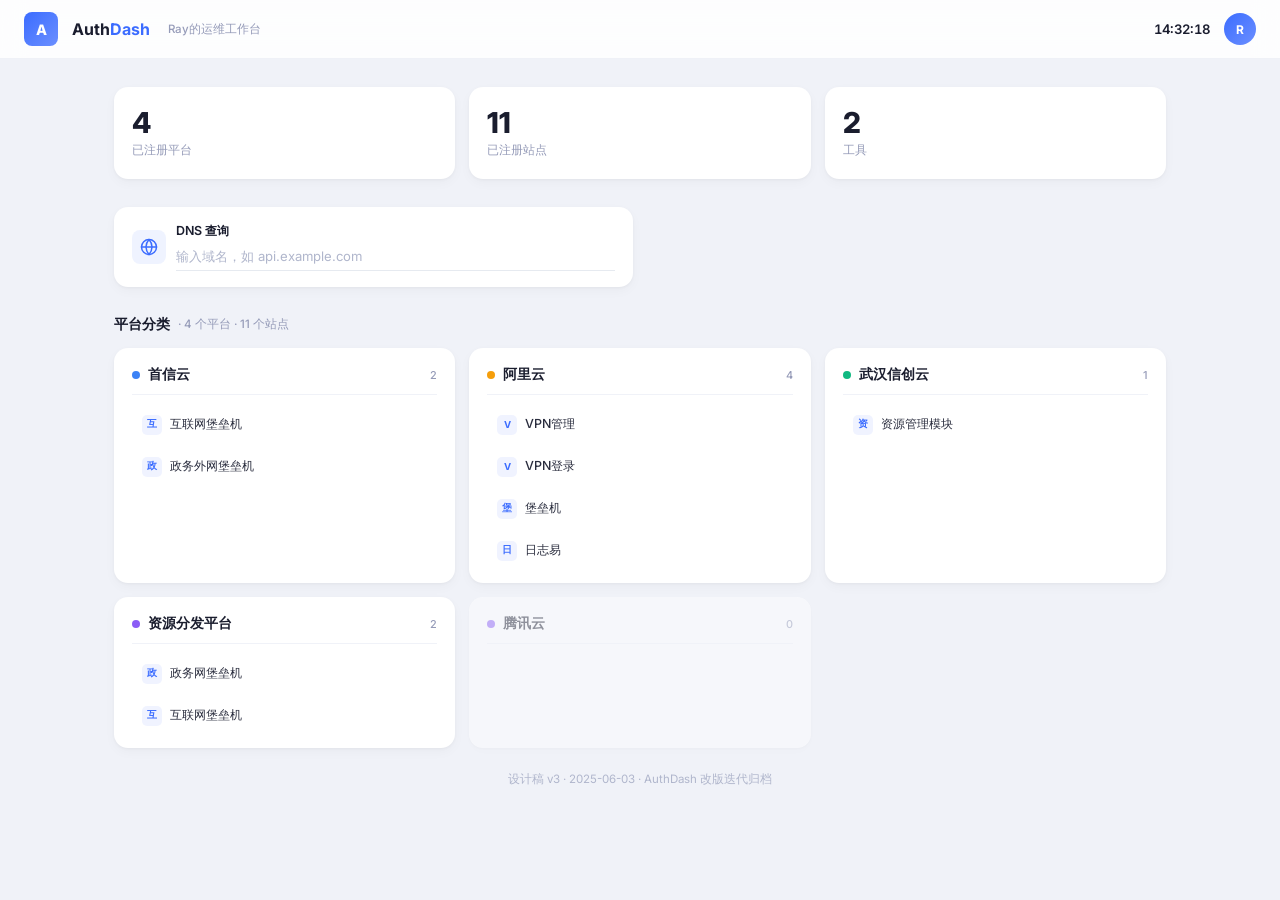
<file: design-mockup.html>
<!DOCTYPE html>
<html lang="zh-CN">
<head>
<meta charset="UTF-8">
<meta name="viewport" content="width=device-width, initial-scale=1.0">
<title>AuthDash · 设计稿 (归档)</title>
<link rel="preconnect" href="https://fonts.googleapis.com">
<link href="https://fonts.googleapis.com/css2?family=Inter:wght@400;500;600;700;800&display=swap" rel="stylesheet">
<style>
* { margin: 0; padding: 0; box-sizing: border-box; }
body {
  font-family: 'Inter', system-ui, sans-serif;
  background: #f0f2f8;
  color: #1a1d2e;
  padding: 0;
  font-size: 18px;
}
.container { max-width: 1100px; margin: 0 auto; padding: 32px 20px; }

/* ── Topbar ── */
.topbar {
  display: flex; align-items: center; justify-content: space-between;
  padding: 12px 24px;
  background: rgba(255,255,255,0.85);
  backdrop-filter: blur(12px);
  -webkit-backdrop-filter: blur(12px);
  border-bottom: 1px solid rgba(226,230,240,0.5);
}
.topbar-left { display: flex; align-items: center; gap: 14px; }
.logo {
  width: 34px; height: 34px;
  background: linear-gradient(135deg, #3b6cff, #6b8fff);
  border-radius: 8px;
  display: flex; align-items: center; justify-content: center;
  color: #fff; font-weight: 800; font-size: 0.9rem;
}
.topbar-title { font-size: 1rem; font-weight: 700; }
.topbar-title span { color: #3b6cff; }
.topbar-sub {
  font-size: 0.72rem; color: #959bb8;
  margin-left: 4px; font-weight: 500;
}
.topbar-right { display: flex; align-items: center; gap: 14px; }
.topbar-time {
  font-size: 0.82rem; font-weight: 600;
  color: #1a1d2e; font-variant-numeric: tabular-nums;
}
.avatar {
  width: 32px; height: 32px; border-radius: 50%;
  background: linear-gradient(135deg, #3b6cff, #6b8fff);
  color: #fff; display: flex; align-items: center; justify-content: center;
  font-weight: 700; font-size: 0.75rem;
}

.main { padding: 28px 24px; max-width: 1100px; margin: 0 auto; }

/* ── Stats ── */
.stats-row {
  display: grid;
  grid-template-columns: repeat(3, 1fr);
  gap: 14px;
  margin-bottom: 28px;
}
.stat-card {
  background: #fff;
  border-radius: 14px;
  padding: 20px 18px;
  box-shadow: 0 1px 3px rgba(0,0,0,0.04), 0 4px 12px rgba(0,0,0,0.03);
}
.stat-card .num {
  font-size: 1.8rem; font-weight: 800;
  color: #1a1d2e; line-height: 1.1;
}
.stat-card .label {
  font-size: 0.78rem; color: #959bb8;
  margin-top: 3px;
}

/* ── Tools ── */
.tools-row {
  display: grid;
  grid-template-columns: 1fr 1fr;
  gap: 14px;
  margin-bottom: 28px;
}
.tool-card {
  background: #fff;
  border-radius: 14px;
  padding: 16px 18px;
  box-shadow: 0 1px 3px rgba(0,0,0,0.04), 0 4px 12px rgba(0,0,0,0.03);
  display: flex; align-items: center; gap: 10px;
}
.tool-card .tool-icon {
  width: 34px; height: 34px;
  background: rgba(59,108,255,0.08);
  border-radius: 8px;
  display: flex; align-items: center; justify-content: center;
  flex-shrink: 0;
}
.tool-card .tool-icon svg { width: 18px; height: 18px; color: #3b6cff; }
.tool-card .tool-body { flex: 1; }
.tool-card .tool-name { font-size: 0.78rem; font-weight: 600; margin-bottom: 2px; }
.tool-card input {
  width: 100%; padding: 6px 0;
  border: none; border-bottom: 1px solid #e6eaf0;
  font-size: 0.82rem; font-family: inherit;
  outline: none; background: transparent;
  transition: border-color 0.15s;
}
.tool-card input:focus { border-bottom-color: #3b6cff; }
.tool-card input::placeholder { color: #b0b6cc; }

/* ── Section label ── */
.section-label {
  font-size: 0.9rem; font-weight: 700;
  margin-bottom: 14px;
  display: flex; align-items: center; gap: 8px;
}
.section-label .count {
  font-size: 0.72rem; font-weight: 500;
  color: #959bb8;
}

/* ── Platform grid ── */
.platform-grid {
  display: grid;
  grid-template-columns: repeat(3, 1fr);
  gap: 14px;
}
.platform-card {
  background: #fff;
  border-radius: 14px;
  padding: 18px 18px 14px;
  box-shadow: 0 1px 3px rgba(0,0,0,0.04), 0 4px 12px rgba(0,0,0,0.03);
}
.platform-card .pf-header {
  display: flex; align-items: center; gap: 8px;
  margin-bottom: 12px;
  padding-bottom: 10px;
  border-bottom: 1px solid #f0f2f8;
}
.platform-dot { width: 8px; height: 8px; border-radius: 50%; flex-shrink: 0; }
.platform-card .pf-name { font-size: 0.85rem; font-weight: 600; flex: 1; }
.platform-card .pf-count {
  font-size: 0.68rem; color: #959bb8;
  font-weight: 500;
}
.platform-card .pf-sites {
  display: flex; flex-direction: column; gap: 6px;
}
.site-item {
  padding: 8px 10px;
  border-radius: 8px;
  font-size: 0.78rem; font-weight: 500;
  color: #2a2d3e;
  cursor: pointer;
  transition: all 0.12s;
  display: flex; align-items: center; gap: 8px;
}
.site-item:hover {
  background: rgba(59,108,255,0.06);
  color: #3b6cff;
}
.site-item .si-icon {
  width: 20px; height: 20px;
  background: rgba(59,108,255,0.08);
  border-radius: 5px;
  display: flex; align-items: center; justify-content: center;
  font-size: 0.6rem; color: #3b6cff; font-weight: 700;
  flex-shrink: 0;
}
.site-item .si-label { flex: 1; }
.platform-card.empty { opacity: 0.45; }

.footnote {
  text-align: center; padding: 24px 0;
  font-size: 0.72rem; color: #b0b6cc;
}

@media (max-width: 860px) {
  .stats-row { grid-template-columns: repeat(2, 1fr); }
  .tools-row { grid-template-columns: 1fr; }
  .platform-grid { grid-template-columns: repeat(2, 1fr); }
}
@media (max-width: 540px) {
  .platform-grid { grid-template-columns: 1fr; }
}
</style>
</head>
<body>

<div class="topbar">
  <div class="topbar-left">
    <div class="logo">A</div>
    <span class="topbar-title">Auth<span>Dash</span></span>
    <span class="topbar-sub">Ray的运维工作台</span>
  </div>
  <div class="topbar-right">
    <span class="topbar-time">14:32:18</span>
    <div class="avatar">R</div>
  </div>
</div>

<div class="main">

  <div class="stats-row">
    <div class="stat-card">
      <div class="num">4</div>
      <div class="label">已注册平台</div>
    </div>
    <div class="stat-card">
      <div class="num">11</div>
      <div class="label">已注册站点</div>
    </div>
    <div class="stat-card">
      <div class="num">2</div>
      <div class="label">工具</div>
    </div>
  </div>

  <div class="tools-row">
    <div class="tool-card">
      <div class="tool-icon">
        <svg viewBox="0 0 24 24" fill="none" stroke="currentColor" stroke-width="2" stroke-linecap="round" stroke-linejoin="round"><circle cx="12" cy="12" r="10"/><path d="M2 12h20"/><path d="M12 2a15.3 15.3 0 014 10 15.3 15.3 0 01-4 10 15.3 15.3 0 01-4-10 15.3 15.3 0 014-10z"/></svg>
      </div>
      <div class="tool-body">
        <div class="tool-name">DNS 查询</div>
        <input type="text" placeholder="输入域名，如 api.example.com">
      </div>
    </div>
  </div>

  <div class="section-label">
    平台分类 <span class="count">· 4 个平台 · 11 个站点</span>
  </div>

  <div class="platform-grid">
    <div class="platform-card">
      <div class="pf-header">
        <span class="platform-dot" style="background:#3b82f6"></span>
        <span class="pf-name">首信云</span>
        <span class="pf-count">2</span>
      </div>
      <div class="pf-sites">
        <div class="site-item"><span class="si-icon">互</span><span class="si-label">互联网堡垒机</span></div>
        <div class="site-item"><span class="si-icon">政</span><span class="si-label">政务外网堡垒机</span></div>
      </div>
    </div>
    <div class="platform-card">
      <div class="pf-header">
        <span class="platform-dot" style="background:#f59e0b"></span>
        <span class="pf-name">阿里云</span>
        <span class="pf-count">4</span>
      </div>
      <div class="pf-sites">
        <div class="site-item"><span class="si-icon">V</span><span class="si-label">VPN管理</span></div>
        <div class="site-item"><span class="si-icon">V</span><span class="si-label">VPN登录</span></div>
        <div class="site-item"><span class="si-icon">堡</span><span class="si-label">堡垒机</span></div>
        <div class="site-item"><span class="si-icon">日</span><span class="si-label">日志易</span></div>
      </div>
    </div>
    <div class="platform-card">
      <div class="pf-header">
        <span class="platform-dot" style="background:#10b981"></span>
        <span class="pf-name">武汉信创云</span>
        <span class="pf-count">1</span>
      </div>
      <div class="pf-sites">
        <div class="site-item"><span class="si-icon">资</span><span class="si-label">资源管理模块</span></div>
      </div>
    </div>
    <div class="platform-card">
      <div class="pf-header">
        <span class="platform-dot" style="background:#8b5cf6"></span>
        <span class="pf-name">资源分发平台</span>
        <span class="pf-count">2</span>
      </div>
      <div class="pf-sites">
        <div class="site-item"><span class="si-icon">政</span><span class="si-label">政务网堡垒机</span></div>
        <div class="site-item"><span class="si-icon">互</span><span class="si-label">互联网堡垒机</span></div>
      </div>
    </div>
    <div class="platform-card empty">
      <div class="pf-header">
        <span class="platform-dot" style="background:#8b5cf6"></span>
        <span class="pf-name">腾讯云</span>
        <span class="pf-count">0</span>
      </div>
    </div>
  </div>

  <div class="footnote">设计稿 v3 · 2025-06-03 · AuthDash 改版迭代归档</div>

</div>

</body>
</html>
</file>
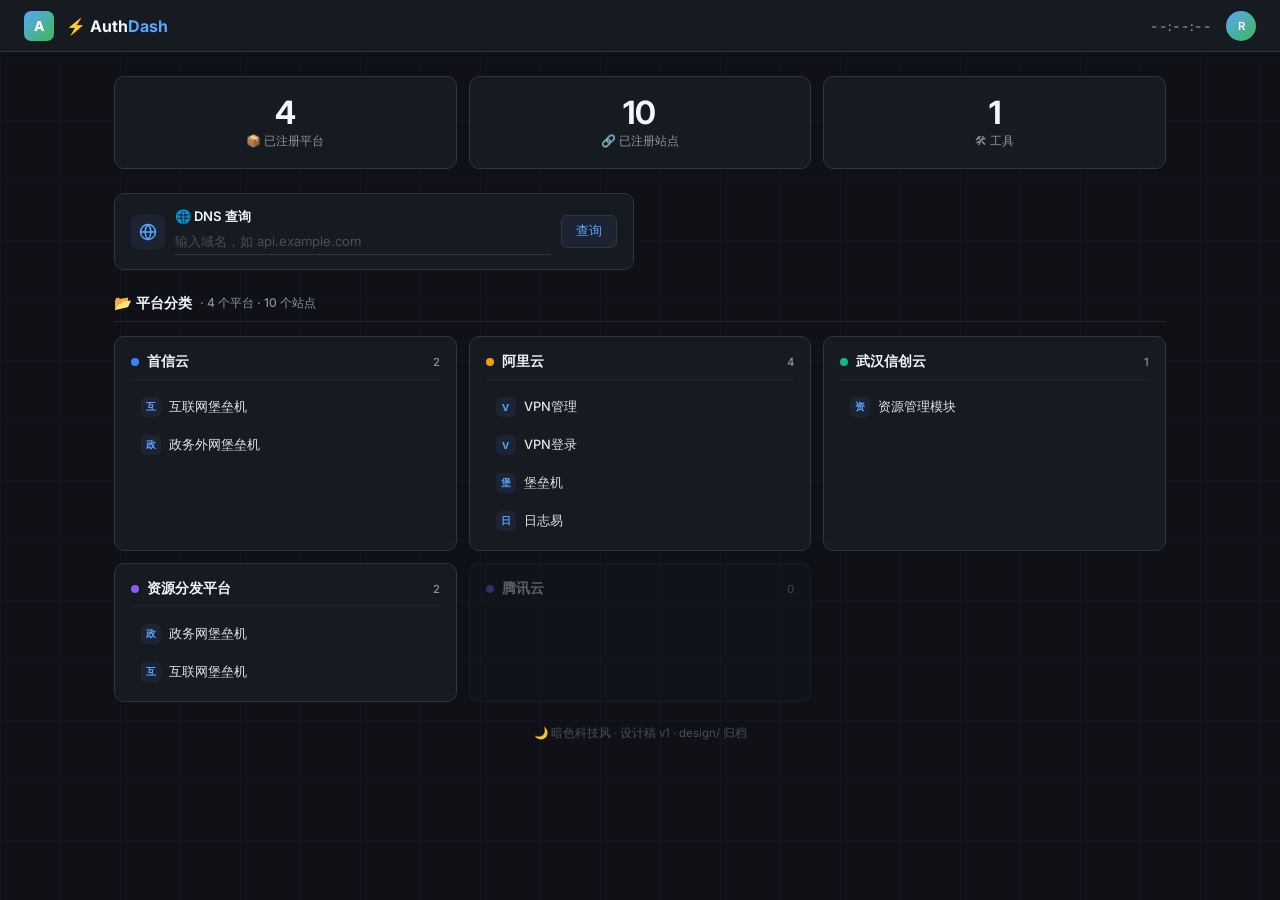
<file: design/design-mockup-v2-dark.html>
<!DOCTYPE html>
<html lang="zh-CN">
<head>
<meta charset="UTF-8">
<meta name="viewport" content="width=device-width, initial-scale=1.0">
<title>AuthDash · 暗色科技风 设计稿</title>
<link rel="preconnect" href="https://fonts.googleapis.com">
<link href="https://fonts.googleapis.com/css2?family=Inter:wght@400;500;600;700;800&display=swap" rel="stylesheet">
<style>
* { margin: 0; padding: 0; box-sizing: border-box; }
body {
  font-family: 'Inter', -apple-system, "Segoe UI", "Noto Sans SC", sans-serif;
  background: #0f1117;
  color: #e1e4e8;
  padding: 0;
  font-size: 17px;
  min-height: 100vh;
}

/* ── Grid background ── */
body::after {
  content: '';
  position: fixed;
  inset: 0;
  background-image: linear-gradient(rgba(88,166,255,0.035) 1px, transparent 1px),
                    linear-gradient(90deg, rgba(88,166,255,0.035) 1px, transparent 1px);
  background-size: 60px 60px;
  pointer-events: none;
  z-index: 0;
}
#app { position: relative; z-index: 1; }

/* ── Topbar ── */
.topbar {
  display: flex; align-items: center; justify-content: space-between;
  padding: 0 24px; height: 52px;
  background: #161b22;
  border-bottom: 1px solid #30363d;
}
.topbar-left { display: flex; align-items: center; gap: 12px; }
.logo {
  width: 30px; height: 30px;
  background: linear-gradient(135deg, #58a6ff, #3fb950);
  border-radius: 7px;
  display: flex; align-items: center; justify-content: center;
  color: #fff; font-weight: 800; font-size: 0.85rem;
}
.topbar-title { font-size: 1rem; font-weight: 700; color: #f0f6fc; }
.topbar-title span { color: #58a6ff; }
.topbar-right { display: flex; align-items: center; gap: 14px; }
.topbar-time {
  font-size: 0.82rem; font-weight: 500;
  color: #8b949e; font-variant-numeric: tabular-nums;
}
.avatar {
  width: 30px; height: 30px; border-radius: 50%;
  background: linear-gradient(135deg, #58a6ff, #3fb950);
  color: #fff; display: flex; align-items: center; justify-content: center;
  font-weight: 600; font-size: 0.7rem;
}

/* ── Main ── */
.main { max-width: 1100px; margin: 0 auto; padding: 24px; }

/* ── Stats ── */
.stats-row {
  display: grid;
  grid-template-columns: repeat(3, 1fr);
  gap: 12px;
  margin-bottom: 24px;
}
.stat-card {
  background: #161b22;
  border: 1px solid #30363d;
  border-radius: 10px;
  padding: 18px 16px;
  text-align: center;
}
.stat-card .num {
  font-size: 2rem; font-weight: 700;
  color: #f0f6fc; line-height: 1.1;
}
.stat-card .label {
  font-size: 0.75rem; color: #8b949e;
  margin-top: 3px;
}

/* ── Tools Row ── */
.tools-row {
  display: grid;
  grid-template-columns: 1fr 1fr;
  gap: 12px;
  margin-bottom: 24px;
}
.tool-card {
  background: #161b22;
  border: 1px solid #30363d;
  border-radius: 10px;
  padding: 14px 16px;
  display: flex; align-items: center; gap: 10px;
}
.tool-card .tool-icon {
  width: 34px; height: 34px;
  background: #1c2333;
  border-radius: 7px;
  display: flex; align-items: center; justify-content: center;
  flex-shrink: 0;
}
.tool-card .tool-icon svg { width: 18px; height: 18px; color: #58a6ff; }
.tool-card .tool-body { flex: 1; }
.tool-card .tool-name { font-size: 0.82rem; font-weight: 600; color: #f0f6fc; margin-bottom: 2px; }
.tool-card input {
  width: 100%; padding: 5px 0;
  border: none; border-bottom: 1px solid #30363d;
  font-size: 0.82rem; font-family: inherit;
  outline: none; background: transparent;
  color: #e1e4e8; transition: border-color 0.15s;
}
.tool-card input:focus { border-bottom-color: #58a6ff; }
.tool-card input::placeholder { color: #484f58; }
.tool-btn {
  padding: 7px 14px;
  background: #1c2333;
  color: #58a6ff;
  border: 1px solid #30363d;
  border-radius: 6px;
  font-size: 0.8rem; font-weight: 500;
  cursor: pointer; transition: background 0.15s;
  font-family: inherit;
}
.tool-btn:hover { background: #30363d; }

/* ── Section Label ── */
.section-label {
  font-size: 0.9rem; font-weight: 600;
  color: #f0f6fc;
  margin-bottom: 14px;
  padding-bottom: 8px;
  border-bottom: 1px solid #21262d;
  display: flex; align-items: center; gap: 8px;
}
.section-label .count {
  font-size: 0.75rem; font-weight: 500;
  color: #8b949e;
}

/* ── Platform Grid ── */
.platform-grid {
  display: grid;
  grid-template-columns: repeat(3, 1fr);
  gap: 12px;
}
.platform-card {
  background: #161b22;
  border: 1px solid #30363d;
  border-radius: 10px;
  padding: 16px 16px 12px;
  transition: border-color 0.2s;
}
.platform-card:hover { border-color: #58a6ff; }
.platform-card .pf-header {
  display: flex; align-items: center; gap: 8px;
  margin-bottom: 10px;
  padding-bottom: 8px;
  border-bottom: 1px solid #21262d;
}
.platform-dot { width: 8px; height: 8px; border-radius: 50%; flex-shrink: 0; }
.platform-card .pf-name { font-size: 0.85rem; font-weight: 600; color: #f0f6fc; flex: 1; }
.platform-card .pf-count {
  font-size: 0.7rem; color: #8b949e;
  font-weight: 500;
}
.platform-card .pf-sites {
  display: flex; flex-direction: column; gap: 4px;
}
.site-item {
  padding: 7px 10px;
  border-radius: 6px;
  font-size: 0.8rem; font-weight: 500;
  color: #e1e4e8;
  cursor: pointer;
  transition: all 0.12s;
  display: flex; align-items: center; gap: 8px;
}
.site-item:hover {
  background: #1c2333;
  color: #58a6ff;
}
.site-item .si-icon {
  width: 20px; height: 20px;
  background: #1c2333;
  border-radius: 5px;
  display: flex; align-items: center; justify-content: center;
  font-size: 0.6rem; color: #58a6ff; font-weight: 700;
  flex-shrink: 0;
}
.site-item .si-label { flex: 1; }
.platform-card.empty { opacity: 0.35; }

/* ── DNS Result ── */
.dns-result {
  margin: -12px 0 24px;
  background: #161b22;
  border: 1px solid #30363d;
  border-radius: 8px;
  padding: 12px 16px;
  font-size: 0.82rem;
}

/* ── Footnote ── */
.footnote {
  text-align: center; padding: 24px 0;
  font-size: 0.72rem; color: #484f58;
}

/* ── Responsive ── */
@media (max-width: 860px) {
  .stats-row { grid-template-columns: repeat(2, 1fr); }
  .tools-row { grid-template-columns: 1fr; }
  .platform-grid { grid-template-columns: repeat(2, 1fr); }
}
@media (max-width: 540px) {
  .stats-row { grid-template-columns: 1fr; }
  .platform-grid { grid-template-columns: 1fr; }
}
</style>
</head>
<body>

<div id="app">

<div class="topbar">
  <div class="topbar-left">
    <div class="logo">A</div>
    <span class="topbar-title">⚡ Auth<span>Dash</span></span>
  </div>
  <div class="topbar-right">
    <span class="topbar-time">--:--:--</span>
    <div class="avatar">R</div>
  </div>
</div>

<div class="main">

  <!-- Stats -->
  <div class="stats-row">
    <div class="stat-card">
      <div class="num">4</div>
      <div class="label">📦 已注册平台</div>
    </div>
    <div class="stat-card">
      <div class="num">10</div>
      <div class="label">🔗 已注册站点</div>
    </div>
    <div class="stat-card">
      <div class="num">1</div>
      <div class="label">🛠 工具</div>
    </div>
  </div>

  <!-- Tools -->
  <div class="tools-row">
    <div class="tool-card">
      <div class="tool-icon">
        <svg viewBox="0 0 24 24" fill="none" stroke="currentColor" stroke-width="2" stroke-linecap="round" stroke-linejoin="round"><circle cx="12" cy="12" r="10"/><path d="M2 12h20"/><path d="M12 2a15.3 15.3 0 014 10 15.3 15.3 0 01-4 10 15.3 15.3 0 01-4-10 15.3 15.3 0 014-10z"/></svg>
      </div>
      <div class="tool-body">
        <div class="tool-name">🌐 DNS 查询</div>
        <input type="text" placeholder="输入域名，如 api.example.com">
      </div>
      <button class="tool-btn">查询</button>
    </div>
  </div>

  <!-- Platforms -->
  <div class="section-label">
    📂 平台分类 <span class="count">· 4 个平台 · 10 个站点</span>
  </div>

  <div class="platform-grid">

    <div class="platform-card">
      <div class="pf-header">
        <span class="platform-dot" style="background:#3b82f6"></span>
        <span class="pf-name">首信云</span>
        <span class="pf-count">2</span>
      </div>
      <div class="pf-sites">
        <div class="site-item"><span class="si-icon">互</span><span class="si-label">互联网堡垒机</span></div>
        <div class="site-item"><span class="si-icon">政</span><span class="si-label">政务外网堡垒机</span></div>
      </div>
    </div>

    <div class="platform-card">
      <div class="pf-header">
        <span class="platform-dot" style="background:#f59e0b"></span>
        <span class="pf-name">阿里云</span>
        <span class="pf-count">4</span>
      </div>
      <div class="pf-sites">
        <div class="site-item"><span class="si-icon">V</span><span class="si-label">VPN管理</span></div>
        <div class="site-item"><span class="si-icon">V</span><span class="si-label">VPN登录</span></div>
        <div class="site-item"><span class="si-icon">堡</span><span class="si-label">堡垒机</span></div>
        <div class="site-item"><span class="si-icon">日</span><span class="si-label">日志易</span></div>
      </div>
    </div>

    <div class="platform-card">
      <div class="pf-header">
        <span class="platform-dot" style="background:#10b981"></span>
        <span class="pf-name">武汉信创云</span>
        <span class="pf-count">1</span>
      </div>
      <div class="pf-sites">
        <div class="site-item"><span class="si-icon">资</span><span class="si-label">资源管理模块</span></div>
      </div>
    </div>

    <div class="platform-card">
      <div class="pf-header">
        <span class="platform-dot" style="background:#8b5cf6"></span>
        <span class="pf-name">资源分发平台</span>
        <span class="pf-count">2</span>
      </div>
      <div class="pf-sites">
        <div class="site-item"><span class="si-icon">政</span><span class="si-label">政务网堡垒机</span></div>
        <div class="site-item"><span class="si-icon">互</span><span class="si-label">互联网堡垒机</span></div>
      </div>
    </div>

    <div class="platform-card empty">
      <div class="pf-header">
        <span class="platform-dot" style="background:#8b5cf6"></span>
        <span class="pf-name">腾讯云</span>
        <span class="pf-count">0</span>
      </div>
    </div>

  </div>

  <div class="footnote">🌙 暗色科技风 · 设计稿 v1 · design/ 归档</div>

</div>

</div>

</body>
</html>
</file>
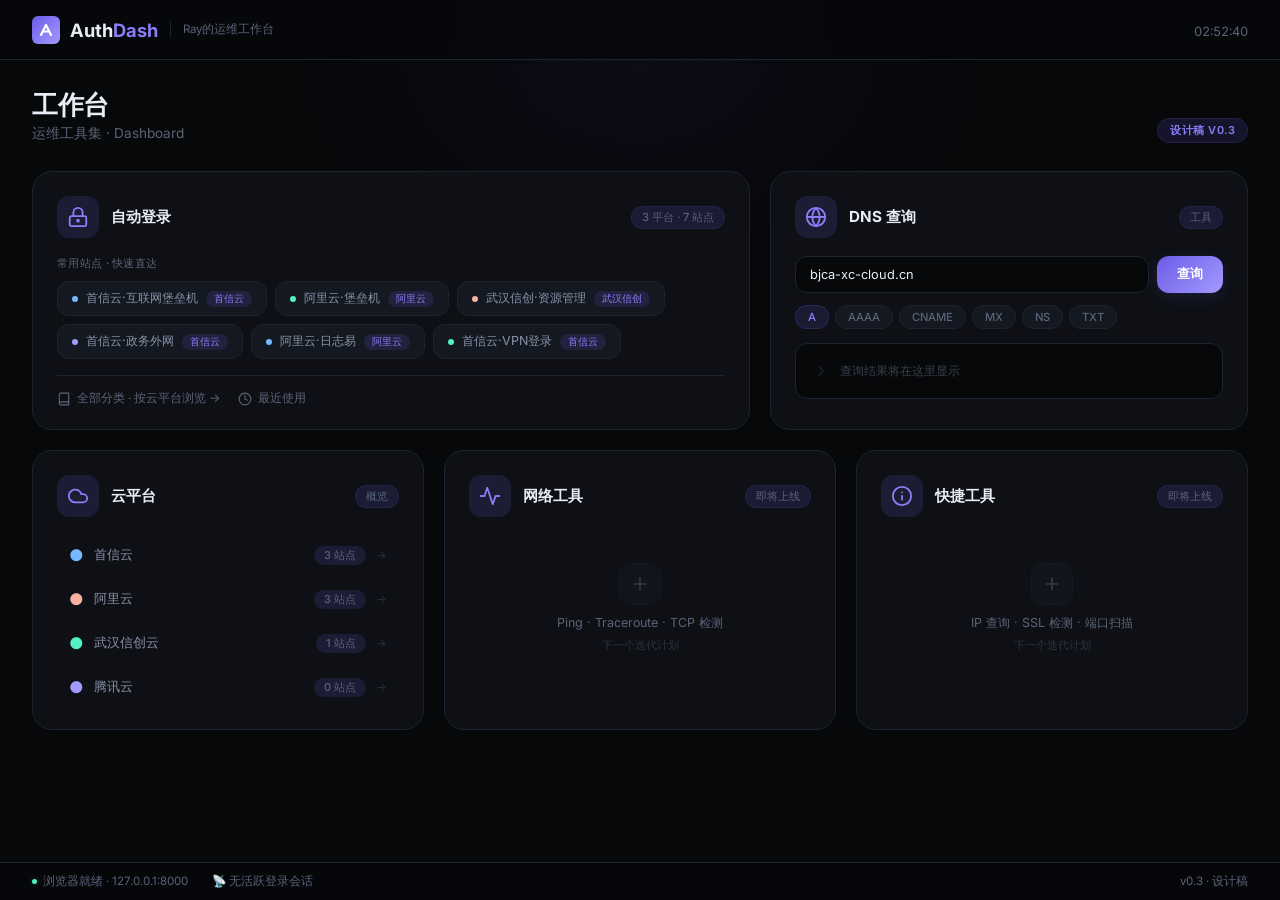
<file: design/draft_dashboard.html>
<!DOCTYPE html>
<html lang="zh-CN">
<head>
<meta charset="UTF-8">
<meta name="viewport" content="width=device-width, initial-scale=1.0">
<title>AuthDash — Ray的运维工作台</title>
<link rel="preconnect" href="https://fonts.googleapis.com">
<link href="https://fonts.googleapis.com/css2?family=Inter:wght@400;500;600;700;800;900&display=swap" rel="stylesheet">
<style>
  :root {
    --bg: #07080a;
    --bg-card: #0e1015;
    --bg-elevated: #141820;
    --border: #1e2330;
    --border-light: #2a3040;
    --text: #e8edf5;
    --text-secondary: #8892a8;
    --text-muted: #5a6478;
    --accent: #6c5ce7;
    --accent-light: #8b7cf7;
    --accent-glow: rgba(108, 92, 231, 0.15);
    --gradient-1: #6c5ce7;
    --gradient-2: #a29bfe;
    --radius: 12px;
    --radius-lg: 20px;
    --transition: 0.3s cubic-bezier(0.4, 0, 0.2, 1);
  }

  *, *::before, *::after { box-sizing: border-box; margin: 0; padding: 0; }
  html { font-size: 16px; }
  body {
    font-family: 'Inter', -apple-system, BlinkMacSystemFont, 'PingFang SC', 'Microsoft YaHei', sans-serif;
    background: var(--bg);
    color: var(--text);
    min-height: 100vh;
    display: flex;
    flex-direction: column;
    -webkit-font-smoothing: antialiased;
    -moz-osx-font-smoothing: grayscale;
  }

  ::-webkit-scrollbar { width: 4px; }
  ::-webkit-scrollbar-track { background: transparent; }
  ::-webkit-scrollbar-thumb { background: var(--border-light); border-radius: 4px; }

  /* ===== Topbar ===== */
  .topbar {
    position: sticky; top: 0; z-index: 100;
    display: flex; align-items: center; justify-content: space-between;
    padding: 0 32px; height: 60px;
    background: rgba(7, 8, 10, 0.8);
    backdrop-filter: blur(20px);
    -webkit-backdrop-filter: blur(20px);
    border-bottom: 1px solid var(--border);
    flex-shrink: 0;
  }
  .topbar-left { display: flex; align-items: center; gap: 12px; }
  .logo {
    display: flex; align-items: center; gap: 10px;
    font-size: 1.15rem; font-weight: 700;
  }
  .logo svg { flex-shrink: 0; }
  .logo-sub {
    font-size: 0.72rem;
    color: var(--text-muted);
    padding-left: 12px;
    border-left: 1px solid var(--border);
  }
  .topbar-time {
    font-size: 0.8rem;
    color: var(--text-muted);
    font-variant-numeric: tabular-nums;
  }

  /* ===== Main ===== */
  .main { flex: 1; padding: 28px 32px 40px; max-width: 1280px; margin: 0 auto; width: 100%; }

  .page-header {
    margin-bottom: 28px;
    display: flex; align-items: flex-end; justify-content: space-between;
  }
  .page-header h1 {
    font-size: 1.6rem; font-weight: 800;
    letter-spacing: -0.3px;
  }
  .page-header p {
    font-size: 0.85rem; color: var(--text-muted);
    margin-top: 2px; font-weight: 400;
  }
  .page-header-right {
    display: flex; align-items: center; gap: 12px;
    font-size: 0.78rem; color: var(--text-muted);
  }
  .badge {
    display: inline-flex; align-items: center;
    font-size: 0.68rem; font-weight: 600;
    letter-spacing: 0.5px; text-transform: uppercase;
    color: var(--accent-light);
    background: var(--accent-glow);
    padding: 4px 12px;
    border-radius: 20px;
    border: 1px solid rgba(108, 92, 231, 0.15);
  }

  /* ===== Grid ===== */
  .grid { display: grid; grid-template-columns: 1.5fr 1fr; gap: 20px; margin-bottom: 20px; }
  .full-grid { display: grid; grid-template-columns: repeat(3, 1fr); gap: 20px; }

  /* ===== Card ===== */
  .card {
    background: var(--bg-card);
    border: 1px solid var(--border);
    border-radius: var(--radius-lg);
    padding: 24px 24px 22px;
    transition: all var(--transition);
  }
  .card:hover {
    border-color: var(--accent);
    box-shadow: 0 8px 32px rgba(0,0,0,0.3);
    transform: translateY(-2px);
  }

  .card-header {
    display: flex; align-items: center; justify-content: space-between;
    margin-bottom: 18px;
  }
  .card-title-group { display: flex; align-items: center; gap: 12px; }
  .card-icon {
    width: 42px; height: 42px;
    display: flex; align-items: center; justify-content: center;
    background: var(--accent-glow);
    border-radius: 12px;
    color: var(--accent-light);
    flex-shrink: 0;
  }
  .card-icon svg { width: 22px; height: 22px; }
  .card-title {
    font-size: 0.95rem; font-weight: 700;
  }
  .card-count {
    font-size: 0.7rem; font-weight: 500;
    color: var(--text-muted);
    padding: 3px 10px;
    border-radius: 20px;
    background: var(--accent-glow);
    border: 1px solid rgba(108, 92, 231, 0.1);
  }

  .section-label-sm {
    font-size: 0.7rem; font-weight: 500;
    color: var(--text-muted);
    letter-spacing: 0.3px;
    margin-bottom: 10px;
  }

  /* ===== Site Chips ===== */
  .site-chips { display: flex; flex-wrap: wrap; gap: 8px; }
  .site-chip {
    display: flex; align-items: center; gap: 8px;
    padding: 8px 14px; border-radius: var(--radius);
    background: var(--bg-elevated);
    border: 1px solid var(--border);
    font-size: 0.78rem;
    color: var(--text-secondary);
    transition: all var(--transition);
    cursor: default;
  }
  .site-chip:hover {
    border-color: var(--accent);
    color: var(--text);
    background: rgba(108, 92, 231, 0.04);
  }
  .site-chip .region-tag {
    font-size: 0.62rem; font-weight: 500;
    padding: 1px 8px; border-radius: 12px;
    background: var(--accent-glow);
    color: var(--accent-light);
  }
  .chip-dot {
    width: 6px; height: 6px; border-radius: 50%; flex-shrink: 0;
  }
  .chip-dot.blue { background: #74b9ff; }
  .chip-dot.green { background: #55efc4; }
  .chip-dot.orange { background: #fab1a0; }
  .chip-dot.purple { background: #a29bfe; }

  .card-footer-link {
    margin-top: 16px; padding-top: 14px;
    border-top: 1px solid var(--border);
    display: flex; align-items: center; gap: 18px;
    font-size: 0.75rem;
  }
  .card-footer-link a {
    color: var(--text-muted);
    display: flex; align-items: center; gap: 6px;
    transition: color var(--transition);
    cursor: default;
  }
  .card-footer-link a:hover { color: var(--accent-light); }

  /* ===== DNS ===== */
  .dns-input-row { display: flex; gap: 8px; margin-bottom: 12px; }
  .dns-input-row input {
    flex: 1; padding: 10px 14px; border-radius: var(--radius);
    border: 1px solid var(--border);
    background: var(--bg);
    color: var(--text);
    font-size: 0.8rem; font-family: inherit;
    outline: none;
    transition: border-color var(--transition);
  }
  .dns-input-row input::placeholder { color: var(--text-muted); }
  .dns-input-row input:focus { border-color: var(--accent); }
  .dns-btn {
    padding: 10px 20px; border-radius: var(--radius);
    border: none; font-family: inherit;
    font-size: 0.8rem; font-weight: 600; cursor: default;
    background: linear-gradient(135deg, var(--gradient-1), var(--gradient-2));
    color: #fff;
    box-shadow: 0 4px 16px var(--accent-glow);
    transition: all var(--transition);
    white-space: nowrap;
  }
  .dns-btn:hover {
    transform: translateY(-1px);
    box-shadow: 0 6px 24px rgba(108, 92, 231, 0.25);
  }
  .dns-types { display: flex; gap: 6px; margin-bottom: 14px; }
  .dns-type-pill {
    padding: 4px 12px; border-radius: 20px;
    font-size: 0.7rem; font-weight: 500;
    background: var(--bg-elevated);
    border: 1px solid var(--border);
    color: var(--text-muted);
    cursor: default;
    transition: all var(--transition);
  }
  .dns-type-pill.active {
    background: var(--accent-glow);
    border-color: rgba(108, 92, 231, 0.2);
    color: var(--accent-light);
  }
  .dns-type-pill:hover {
    border-color: var(--border-light);
    color: var(--text-secondary);
  }
  .dns-result {
    padding: 14px 16px;
    border-radius: var(--radius);
    background: var(--bg);
    border: 1px solid var(--border);
    font-family: 'SF Mono', 'Fira Code', 'Consolas', monospace;
    font-size: 0.78rem;
    color: var(--text-muted);
    min-height: 56px;
    line-height: 1.6;
    display: flex; align-items: center;
  }
  .dns-result .placeholder {
    display: flex; align-items: center; gap: 10px;
    color: var(--text-muted);
    opacity: 0.6;
  }
  .dns-result .placeholder svg { opacity: 0.4; }

  /* ===== Category List ===== */
  .category-list { display: flex; flex-direction: column; gap: 4px; margin-top: 4px; }
  .category-item {
    display: flex; align-items: center; justify-content: space-between;
    padding: 10px 12px; border-radius: var(--radius);
    transition: background var(--transition);
    cursor: default;
  }
  .category-item:hover { background: var(--bg-elevated); }
  .category-item .ci-left { display: flex; align-items: center; gap: 10px; }
  .category-item .ci-name { font-size: 0.82rem; color: var(--text-secondary); }
  .category-item .ci-count {
    font-size: 0.68rem; font-weight: 500;
    padding: 2px 10px; border-radius: 20px;
    background: var(--accent-glow);
    color: var(--text-muted);
  }
  .category-item .ci-arrow { font-size: 0.7rem; color: var(--border-light); }

  /* ===== Placeholder ===== */
  .placeholder-card { cursor: default; }
  .placeholder-card .card-body {
    display: flex; flex-direction: column; align-items: center; justify-content: center;
    padding: 28px 0 18px; gap: 6px;
  }
  .placeholder-card .placeholder-icon {
    width: 42px; height: 42px;
    display: flex; align-items: center; justify-content: center;
    background: var(--bg-elevated);
    border: 1px solid var(--border);
    border-radius: 12px;
    color: var(--text-muted);
    opacity: 0.5;
    margin-bottom: 4px;
  }
  .placeholder-card .placeholder-icon svg { width: 20px; height: 20px; }
  .placeholder-card .placeholder-text { font-size: 0.78rem; color: var(--text-muted); }
  .placeholder-card .placeholder-hint { font-size: 0.68rem; color: var(--text-muted); opacity: 0.4; }

  /* ===== Statusbar ===== */
  .statusbar {
    flex-shrink: 0; height: 38px;
    border-top: 1px solid var(--border);
    background: rgba(7, 8, 10, 0.6);
    backdrop-filter: blur(12px);
    display: flex; align-items: center; justify-content: space-between;
    padding: 0 32px;
    font-size: 0.72rem;
    color: var(--text-muted);
  }
  .statusbar-left, .statusbar-right { display: flex; align-items: center; gap: 24px; }
  .sb-item { display: flex; align-items: center; gap: 6px; }
  .sb-dot { width: 5px; height: 5px; border-radius: 50%; background: var(--border-light); }
  .sb-dot.active { background: #55efc4; box-shadow: 0 0 6px rgba(85, 239, 196, 0.3); }

  /* ===== Ambient bg glow ===== */
  .app {
    position: relative; z-index: 1;
    display: flex; flex-direction: column; min-height: 100vh;
  }
  .app::before {
    content: '';
    position: fixed;
    top: -200px; left: 50%;
    transform: translateX(-50%);
    width: 700px; height: 500px;
    background: radial-gradient(ellipse, rgba(108, 92, 231, 0.06) 0%, transparent 70%);
    pointer-events: none;
    z-index: -1;
  }

  /* ===== Responsive ===== */
  @media (max-width: 900px) {
    .grid { grid-template-columns: 1fr; }
    .full-grid { grid-template-columns: 1fr 1fr; }
  }
  @media (max-width: 600px) {
    .full-grid { grid-template-columns: 1fr; }
    .main { padding: 20px 16px; }
    .topbar { padding: 0 16px; }
  }
</style>
</head>
<body>
<div class="app">
  <header class="topbar">
    <div class="topbar-left">
      <div class="logo">
        <svg width="28" height="28" viewBox="0 0 28 28" fill="none">
          <rect width="28" height="28" rx="6" fill="url(#logo-grad)"/>
          <path d="M9 19L14 9l5 10" stroke="#fff" stroke-width="2.2" stroke-linecap="round" stroke-linejoin="round"/>
          <path d="M11.5 15.5h5" stroke="#fff" stroke-width="2.2" stroke-linecap="round"/>
        </svg>
        <span>Auth<span style="color:var(--accent-light);">Dash</span></span>
      </div>
      <div class="logo-sub">Ray的运维工作台</div>
    </div>
    <div class="topbar-right">
      <span class="topbar-time" id="clock">--:--:--</span>
    </div>
  </header>

  <main class="main">
    <div class="page-header">
      <div>
        <h1>工作台</h1>
        <p>运维工具集 · Dashboard</p>
      </div>
      <div class="page-header-right">
        <span class="badge">设计稿 v0.3</span>
      </div>
    </div>

    <!-- Row 1 -->
    <div class="grid">
      <!-- Auto Login -->
      <div class="card">
        <div class="card-header">
          <div class="card-title-group">
            <div class="card-icon">
              <svg viewBox="0 0 24 24" fill="none" stroke="currentColor" stroke-width="2" stroke-linecap="round" stroke-linejoin="round">
                <rect x="3" y="11" width="18" height="11" rx="2" ry="2"/>
                <path d="M7 11V7a5 5 0 0110 0v4"/>
                <circle cx="12" cy="16" r="1"/>
              </svg>
            </div>
            <div class="card-title">自动登录</div>
          </div>
          <span class="card-count">3 平台 · 7 站点</span>
        </div>
        <div class="section-label-sm">常用站点 · 快速直达</div>
        <div class="site-chips">
          <div class="site-chip"><span class="chip-dot blue"></span>首信云·互联网堡垒机<span class="region-tag">首信云</span></div>
          <div class="site-chip"><span class="chip-dot green"></span>阿里云·堡垒机<span class="region-tag">阿里云</span></div>
          <div class="site-chip"><span class="chip-dot orange"></span>武汉信创·资源管理<span class="region-tag">武汉信创</span></div>
          <div class="site-chip"><span class="chip-dot purple"></span>首信云·政务外网<span class="region-tag">首信云</span></div>
          <div class="site-chip"><span class="chip-dot blue"></span>阿里云·日志易<span class="region-tag">阿里云</span></div>
          <div class="site-chip"><span class="chip-dot green"></span>首信云·VPN登录<span class="region-tag">首信云</span></div>
        </div>
        <div class="card-footer-link">
          <a>
            <svg width="14" height="14" viewBox="0 0 24 24" fill="none" stroke="currentColor" stroke-width="2" stroke-linecap="round" stroke-linejoin="round"><path d="M4 19.5A2.5 2.5 0 016.5 17H20"/><path d="M6.5 2H20v20H6.5A2.5 2.5 0 014 19.5v-15A2.5 2.5 0 016.5 2z"/></svg>
            全部分类 · 按云平台浏览 →
          </a>
          <a>
            <svg width="14" height="14" viewBox="0 0 24 24" fill="none" stroke="currentColor" stroke-width="2" stroke-linecap="round" stroke-linejoin="round"><circle cx="12" cy="12" r="10"/><polyline points="12 6 12 12 16 14"/></svg>
            最近使用
          </a>
        </div>
      </div>

      <!-- DNS -->
      <div class="card">
        <div class="card-header">
          <div class="card-title-group">
            <div class="card-icon">
              <svg viewBox="0 0 24 24" fill="none" stroke="currentColor" stroke-width="2" stroke-linecap="round" stroke-linejoin="round">
                <circle cx="12" cy="12" r="10"/>
                <path d="M2 12h20"/>
                <path d="M12 2a15.3 15.3 0 014 10 15.3 15.3 0 01-4 10 15.3 15.3 0 01-4-10 15.3 15.3 0 014-10z"/>
              </svg>
            </div>
            <div class="card-title">DNS 查询</div>
          </div>
          <span class="card-count">工具</span>
        </div>
        <div class="dns-input-row">
          <input type="text" placeholder="输入域名，如 api.example.com" value="bjca-xc-cloud.cn" disabled>
          <button class="dns-btn">查询</button>
        </div>
        <div class="dns-types">
          <span class="dns-type-pill active">A</span>
          <span class="dns-type-pill">AAAA</span>
          <span class="dns-type-pill">CNAME</span>
          <span class="dns-type-pill">MX</span>
          <span class="dns-type-pill">NS</span>
          <span class="dns-type-pill">TXT</span>
        </div>
        <div class="dns-result">
          <div class="placeholder">
            <svg width="18" height="18" viewBox="0 0 24 24" fill="none" stroke="currentColor" stroke-width="2" stroke-linecap="round" stroke-linejoin="round"><polyline points="9 18 15 12 9 6"/></svg>
            <span>查询结果将在这里显示</span>
          </div>
        </div>
      </div>
    </div>

    <!-- Row 2 -->
    <div class="full-grid">
      <!-- Cloud Platforms -->
      <div class="card">
        <div class="card-header">
          <div class="card-title-group">
            <div class="card-icon">
              <svg viewBox="0 0 24 24" fill="none" stroke="currentColor" stroke-width="2" stroke-linecap="round" stroke-linejoin="round">
                <path d="M17.5 19H9a7 7 0 116.71-9h1.79a4.5 4.5 0 110 9z"/>
              </svg>
            </div>
            <div class="card-title">云平台</div>
          </div>
          <span class="card-count">概览</span>
        </div>
        <div class="category-list">
          <div class="category-item"><div class="ci-left"><span style="color:#74b9ff;">●</span><span class="ci-name">首信云</span></div><div style="display:flex;align-items:center;gap:10px;"><span class="ci-count">3 站点</span><span class="ci-arrow">→</span></div></div>
          <div class="category-item"><div class="ci-left"><span style="color:#fab1a0;">●</span><span class="ci-name">阿里云</span></div><div style="display:flex;align-items:center;gap:10px;"><span class="ci-count">3 站点</span><span class="ci-arrow">→</span></div></div>
          <div class="category-item"><div class="ci-left"><span style="color:#55efc4;">●</span><span class="ci-name">武汉信创云</span></div><div style="display:flex;align-items:center;gap:10px;"><span class="ci-count">1 站点</span><span class="ci-arrow">→</span></div></div>
          <div class="category-item"><div class="ci-left"><span style="color:#a29bfe;">●</span><span class="ci-name">腾讯云</span></div><div style="display:flex;align-items:center;gap:10px;"><span class="ci-count">0 站点</span><span class="ci-arrow">→</span></div></div>
        </div>
      </div>

      <!-- Network Tools -->
      <div class="card placeholder-card">
        <div class="card-header">
          <div class="card-title-group">
            <div class="card-icon">
              <svg viewBox="0 0 24 24" fill="none" stroke="currentColor" stroke-width="2" stroke-linecap="round" stroke-linejoin="round">
                <path d="M22 12h-4l-3 9L9 3l-3 9H2"/>
              </svg>
            </div>
            <div class="card-title">网络工具</div>
          </div>
          <span class="card-count">即将上线</span>
        </div>
        <div class="card-body">
          <div class="placeholder-icon">
            <svg viewBox="0 0 24 24" fill="none" stroke="currentColor" stroke-width="2" stroke-linecap="round" stroke-linejoin="round"><line x1="12" y1="5" x2="12" y2="19"/><line x1="5" y1="12" x2="19" y2="12"/></svg>
          </div>
          <div class="placeholder-text">Ping · Traceroute · TCP 检测</div>
          <div class="placeholder-hint">下一个迭代计划</div>
        </div>
      </div>

      <!-- Quick Tools -->
      <div class="card placeholder-card">
        <div class="card-header">
          <div class="card-title-group">
            <div class="card-icon">
              <svg viewBox="0 0 24 24" fill="none" stroke="currentColor" stroke-width="2" stroke-linecap="round" stroke-linejoin="round">
                <circle cx="12" cy="12" r="10"/>
                <path d="M12 16v-4"/>
                <path d="M12 8h.01"/>
              </svg>
            </div>
            <div class="card-title">快捷工具</div>
          </div>
          <span class="card-count">即将上线</span>
        </div>
        <div class="card-body">
          <div class="placeholder-icon">
            <svg viewBox="0 0 24 24" fill="none" stroke="currentColor" stroke-width="2" stroke-linecap="round" stroke-linejoin="round"><line x1="12" y1="5" x2="12" y2="19"/><line x1="5" y1="12" x2="19" y2="12"/></svg>
          </div>
          <div class="placeholder-text">IP 查询 · SSL 检测 · 端口扫描</div>
          <div class="placeholder-hint">下一个迭代计划</div>
        </div>
      </div>
    </div>
  </main>

  <footer class="statusbar">
    <div class="statusbar-left">
      <div class="sb-item"><span class="sb-dot active"></span> 浏览器就绪 · 127.0.0.1:8000</div>
      <div class="sb-item">📡 无活跃登录会话</div>
    </div>
    <div class="statusbar-right">
      <div class="sb-item">v0.3 · 设计稿</div>
    </div>
  </footer>
</div>

<svg width="0" height="0" style="position:absolute;">
  <defs>
    <linearGradient id="logo-grad" x1="0" y1="0" x2="28" y2="28" gradientUnits="userSpaceOnUse">
      <stop stop-color="#6c5ce7"/>
      <stop offset="1" stop-color="#a29bfe"/>
    </linearGradient>
  </defs>
</svg>

<script>
  function tick() {
    const now = new Date();
    document.getElementById('clock').textContent = now.toLocaleTimeString('zh-CN', { hour12: false });
  }
  tick(); setInterval(tick, 1000);
</script>
</body>
</html>
</file>
